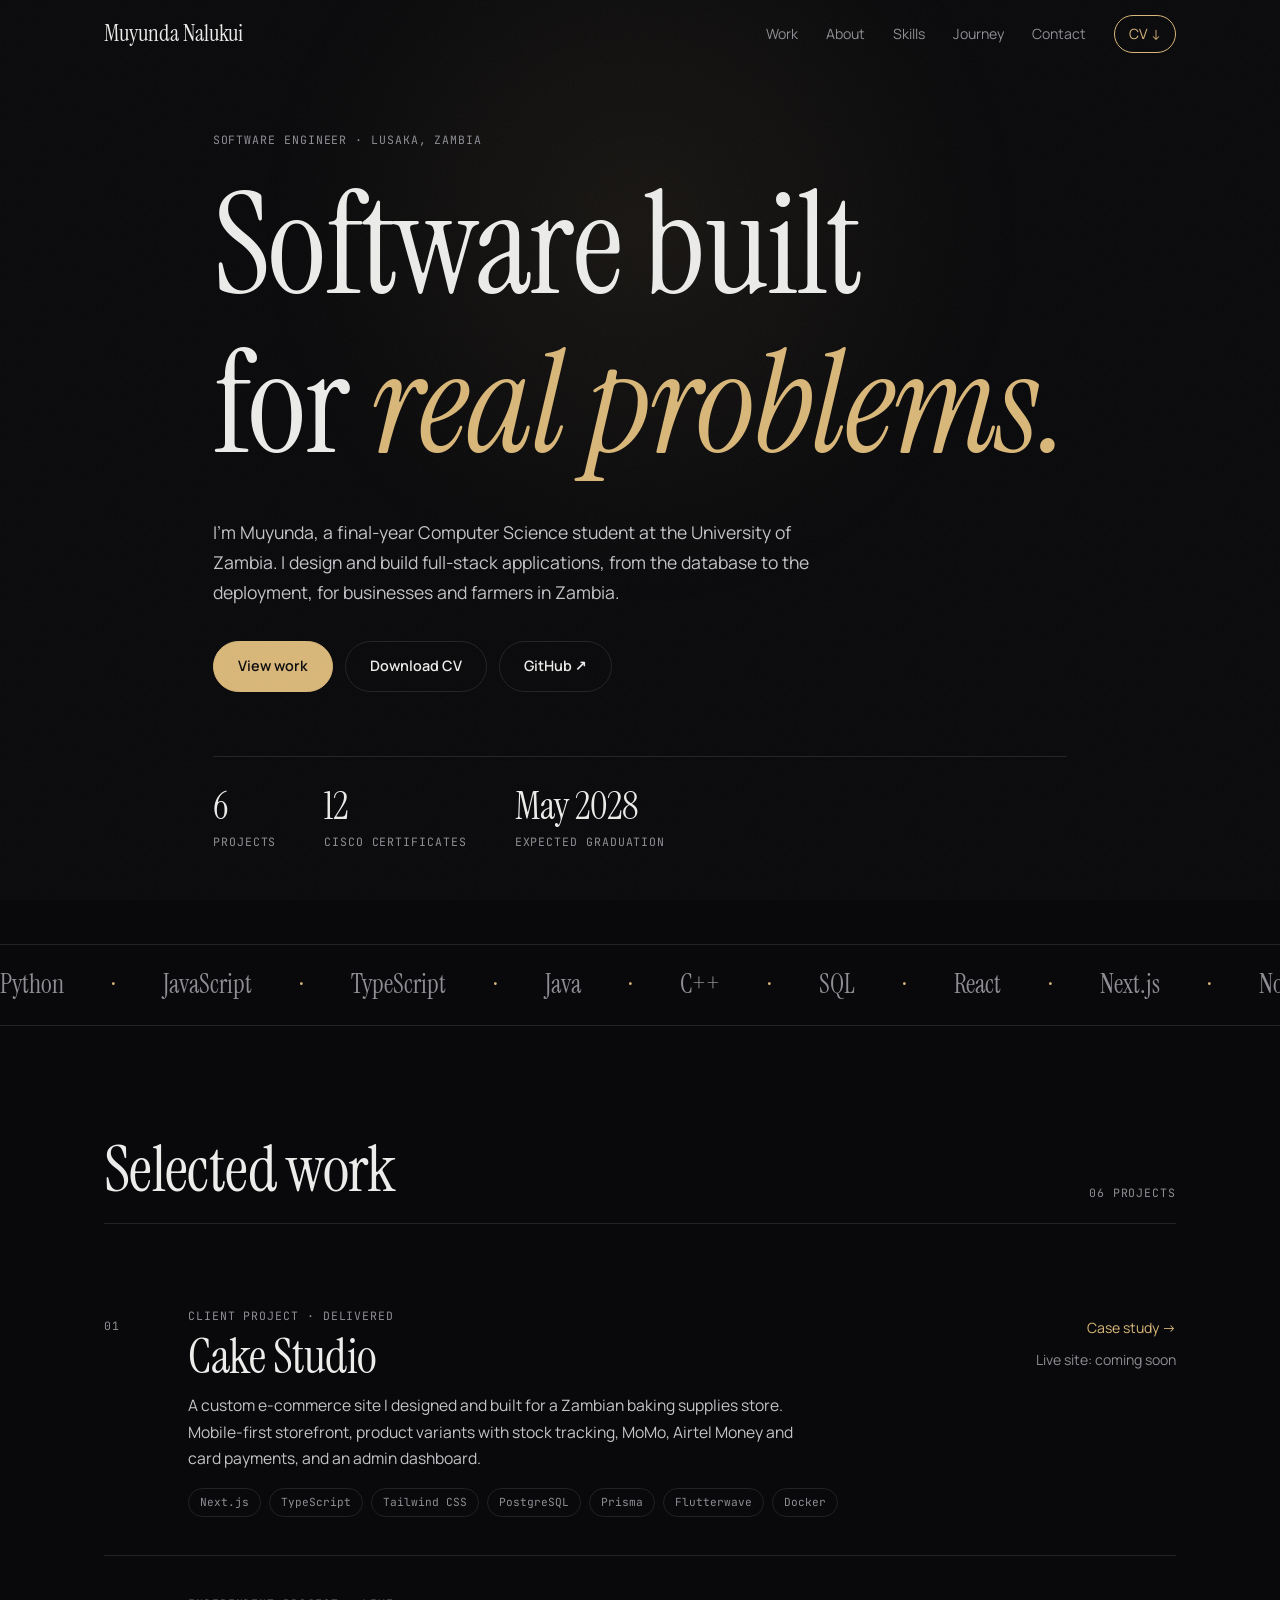
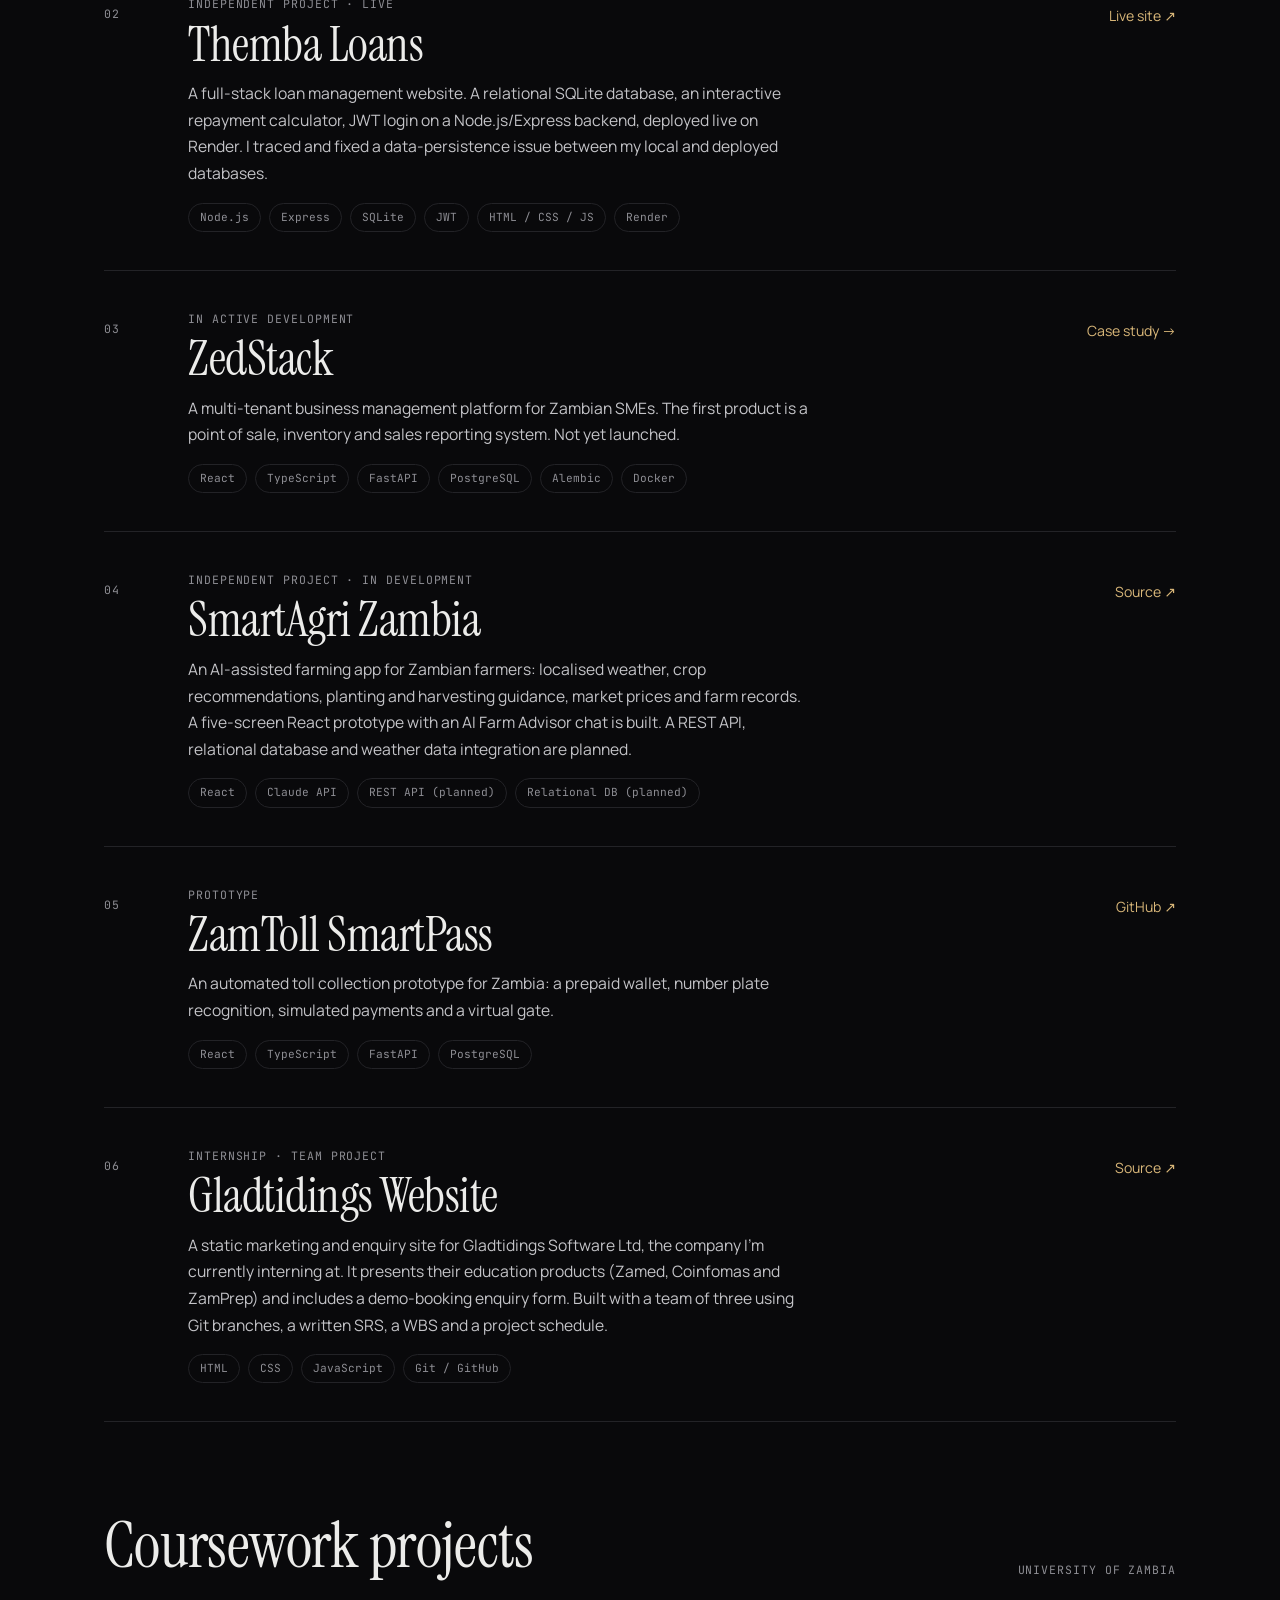
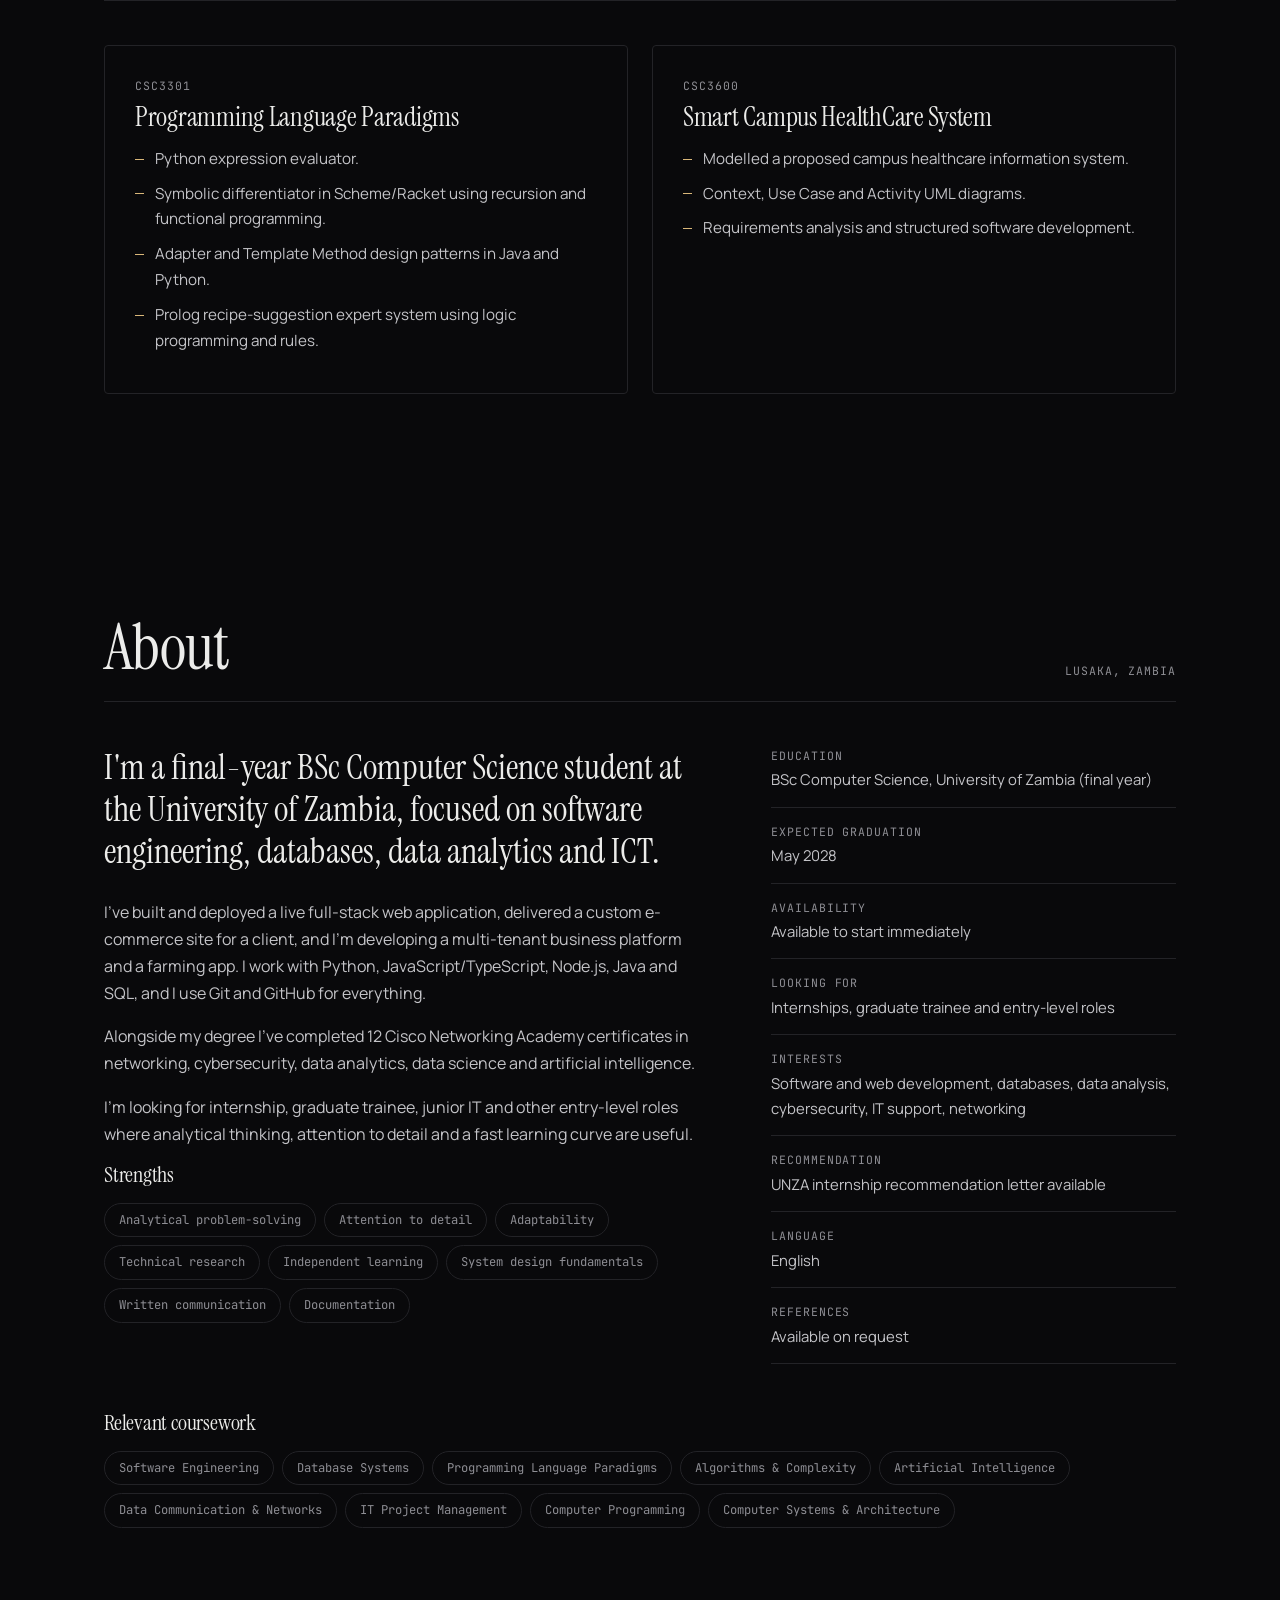
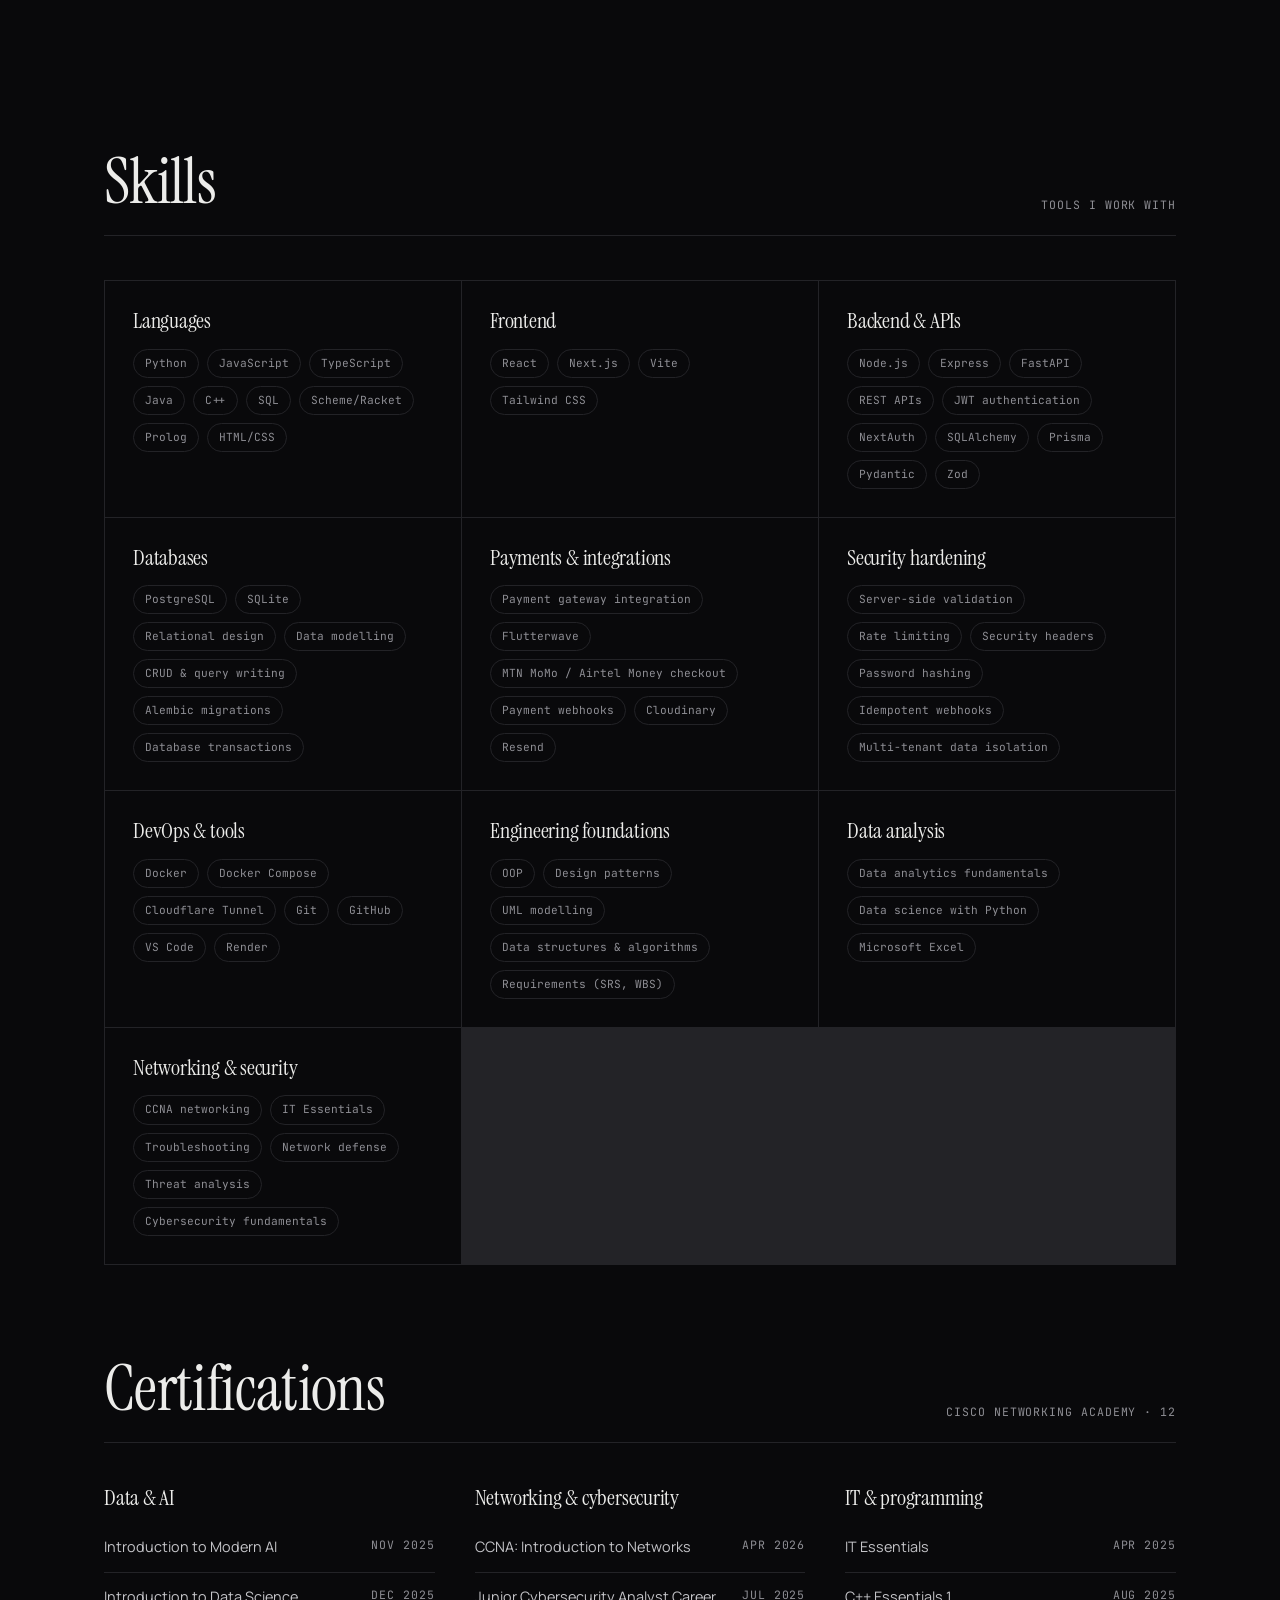
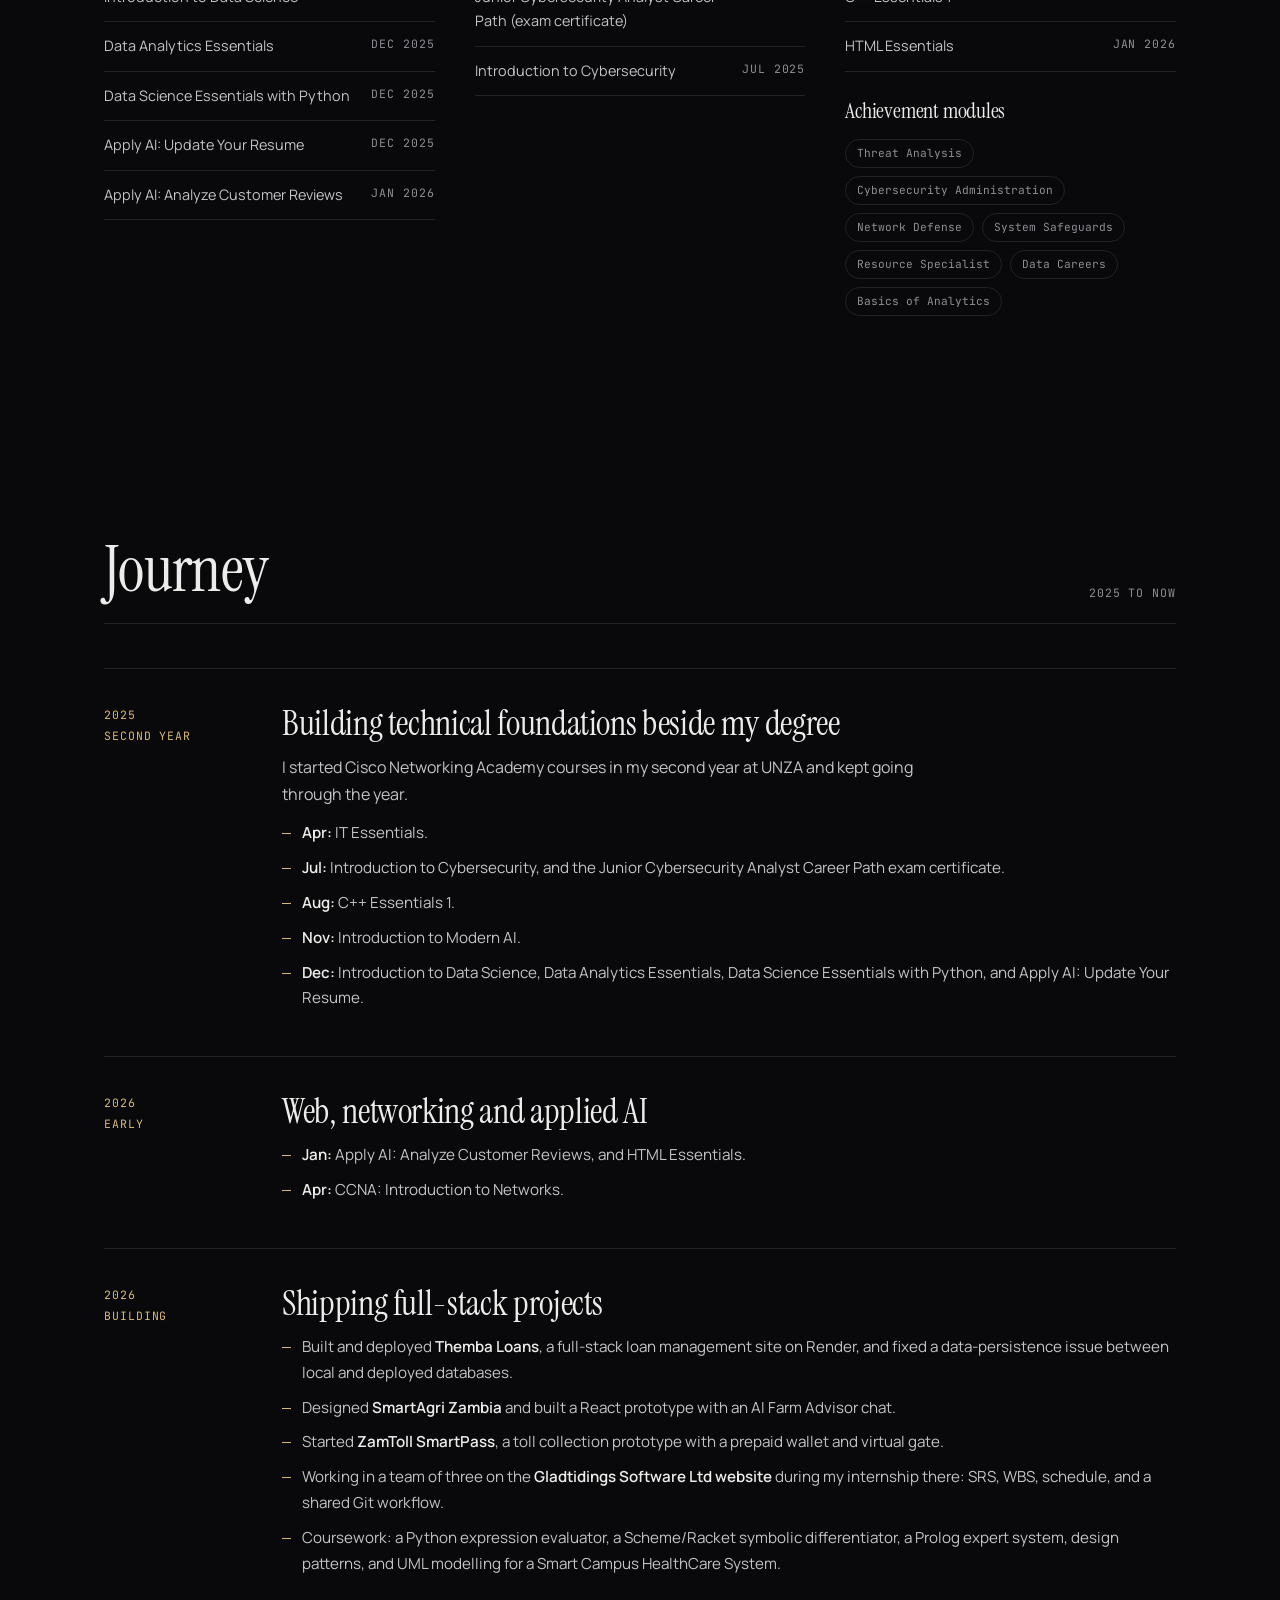
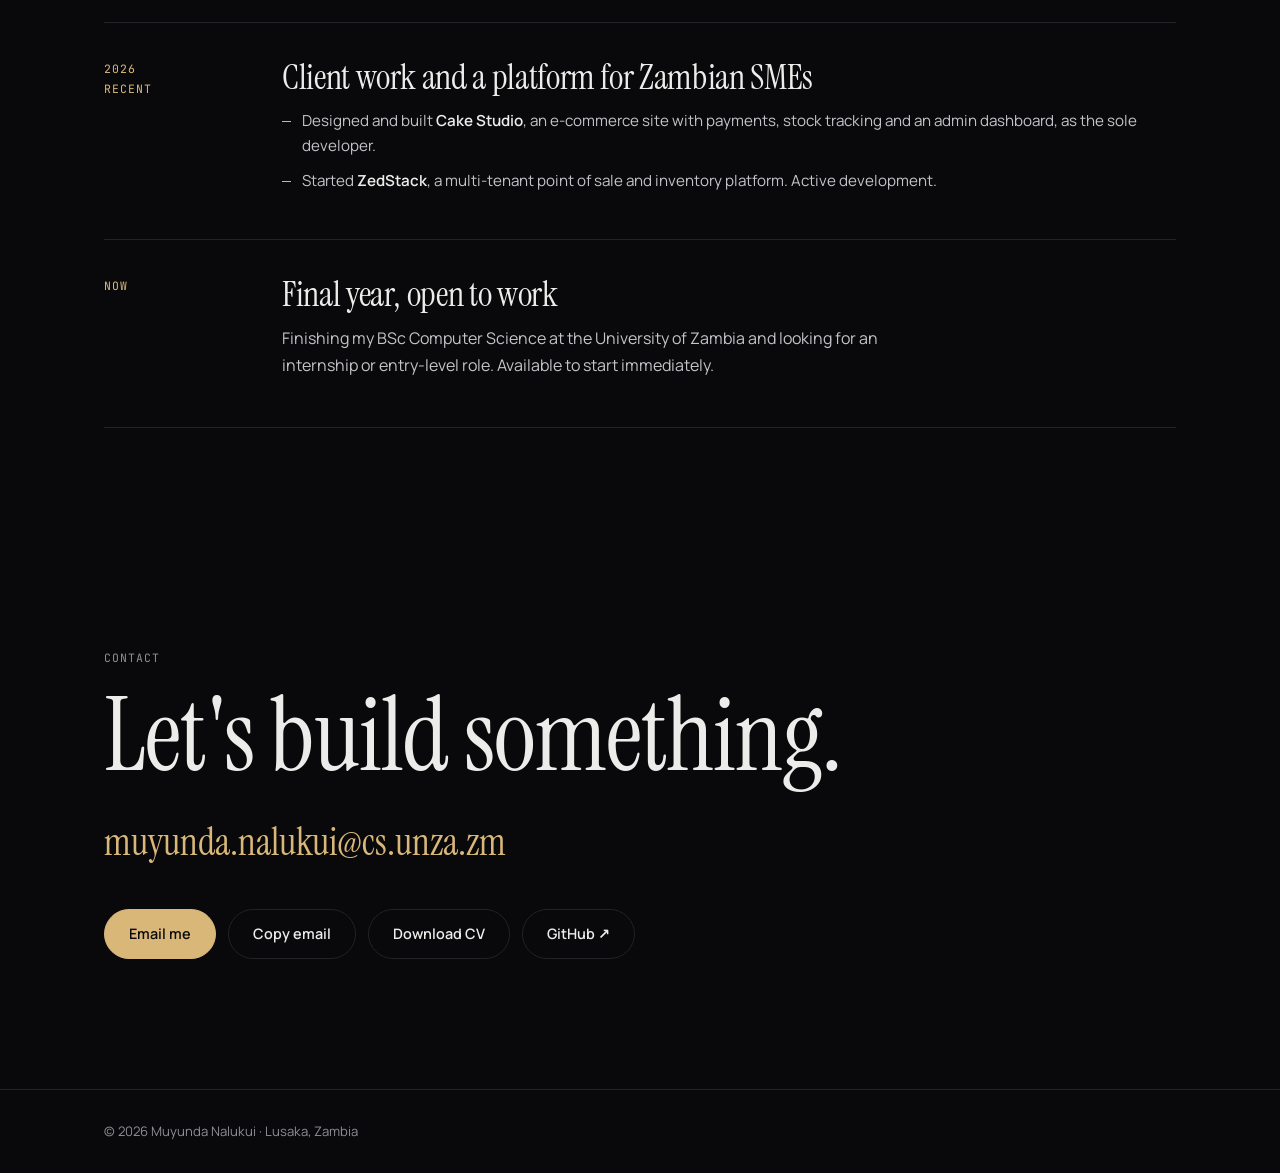
<file: index.html>
<!DOCTYPE html>
<html lang="en">
<head>
<meta charset="UTF-8">
<meta name="viewport" content="width=device-width, initial-scale=1">
<title>Muyunda Nalukui | Software Engineer, Lusaka</title>
<meta name="description" content="Portfolio of Muyunda Nalukui, final-year BSc Computer Science student at the University of Zambia. Full-stack web apps, databases, payments and security.">
<link rel="canonical" href="https://muyunda161.github.io/">
<meta property="og:type" content="website">
<meta property="og:title" content="Muyunda Nalukui | Software Engineer">
<meta property="og:description" content="Full-stack web apps, databases, payments and security. Final-year Computer Science student at the University of Zambia.">
<meta property="og:url" content="https://muyunda161.github.io/">
<meta property="og:image" content="https://muyunda161.github.io/assets/og-default.png">
<meta name="twitter:card" content="summary_large_image">
<meta name="theme-color" content="#09090b">
<link rel="preconnect" href="https://fonts.googleapis.com">
<link rel="preconnect" href="https://fonts.gstatic.com" crossorigin>
<link href="https://fonts.googleapis.com/css2?family=Instrument+Serif:ital@0;1&family=JetBrains+Mono:wght@400;500&family=Manrope:wght@400;500;600&display=swap" rel="stylesheet">
<link rel="stylesheet" href="assets/style.css">
<script>document.documentElement.classList.add('js');</script>
</head>
<body class="has-intro">

<div class="intro" aria-hidden="true"><span>Muyunda Nalukui</span></div>
<div class="progress" aria-hidden="true"></div>
<div class="spotlight" aria-hidden="true"></div>
<a class="skip" href="#work">Skip to content</a>

<header>
  <div class="wrap">
    <nav aria-label="Main">
      <a href="#top" class="brand">Muyunda Nalukui</a>
      <div class="nav-links" id="navLinks">
        <a href="#work">Work</a>
        <a href="#about">About</a>
        <a href="#skills">Skills</a>
        <a href="#journey">Journey</a>
        <a href="#contact">Contact</a>
        <a class="btn-cv" href="assets/Muyunda-Nalukui-CV.pdf" download>CV ↓</a>
      </div>
      <button class="menu-btn" id="menuBtn" aria-label="Toggle menu" aria-expanded="false" aria-controls="navLinks">Menu</button>
    </nav>
  </div>
</header>

<main id="top">

  <!-- HERO -->
  <section class="hero">
    <div class="wrap">
      <p class="mono fade" style="--d:0s">Software engineer · Lusaka, Zambia</p>
      <h1 class="hero-title">
        <span class="line"><span style="--i:0">Software built</span></span>
        <span class="line"><span style="--i:1">for <em>real problems.</em></span></span>
      </h1>
      <p class="lead fade" style="--d:.45s">
        I'm Muyunda, a final-year Computer Science student at the University of Zambia.
        I design and build full-stack applications, from the database to the deployment,
        for businesses and farmers in Zambia.
      </p>
      <div class="cta fade" style="--d:.6s">
        <a class="btn primary" href="#work">View work</a>
        <a class="btn" href="assets/Muyunda-Nalukui-CV.pdf" download>Download CV</a>
        <a class="btn" href="https://github.com/Muyunda161" target="_blank" rel="noopener">GitHub ↗</a>
      </div>
      <div class="stats fade" style="--d:.75s">
        <div><b>6</b><span class="mono">Projects</span></div>
        <div><b>12</b><span class="mono">Cisco certificates</span></div>
        <div><b>May 2028</b><span class="mono">Expected graduation</span></div>
      </div>
    </div>
  </section>

  <div class="marquee" aria-hidden="true">
    <div class="marquee-track">
      <span>Python</span><span>JavaScript</span><span>TypeScript</span><span>Java</span><span>C++</span><span>SQL</span>
      <span>React</span><span>Next.js</span><span>Node.js</span><span>FastAPI</span><span>PostgreSQL</span>
      <span>Prisma</span><span>Docker</span><span>Flutterwave</span><span>Git</span>
    </div>
  </div>

  <!-- WORK -->
  <section id="work">
    <div class="wrap">
      <div class="sec-head reveal"><h2>Selected work</h2><span class="mono">06 projects</span></div>

      <article class="work reveal">
        <span class="work-num mono">01</span>
        <div class="work-main">
          <p class="mono">Client project · Delivered</p>
          <h3><a class="stretch" href="projects/cake-studio/">Cake Studio</a></h3>
          <p class="sum">A custom e-commerce site I designed and built for a Zambian baking supplies store. Mobile-first storefront, product variants with stock tracking, MoMo, Airtel Money and card payments, and an admin dashboard.</p>
          <ul class="tags"><li>Next.js</li><li>TypeScript</li><li>Tailwind CSS</li><li>PostgreSQL</li><li>Prisma</li><li>Flutterwave</li><li>Docker</li></ul>
        </div>
        <div class="work-links">
          <a href="projects/cake-studio/">Case study →</a>
          <span class="soon">Live site: coming soon</span>
        </div>
      </article>

      <article class="work reveal">
        <span class="work-num mono">02</span>
        <div class="work-main">
          <p class="mono">Independent project · Live</p>
          <h3>Themba Loans</h3>
          <p class="sum">A full-stack loan management website. A relational SQLite database, an interactive repayment calculator, JWT login on a Node.js/Express backend, deployed live on Render. I traced and fixed a data-persistence issue between my local and deployed databases.</p>
          <ul class="tags"><li>Node.js</li><li>Express</li><li>SQLite</li><li>JWT</li><li>HTML / CSS / JS</li><li>Render</li></ul>
        </div>
        <div class="work-links">
          <a href="https://themba-loans-frontend.onrender.com" target="_blank" rel="noopener">Live site ↗</a>
        </div>
      </article>

      <article class="work reveal">
        <span class="work-num mono">03</span>
        <div class="work-main">
          <p class="mono">In active development</p>
          <h3><a class="stretch" href="projects/zedstack/">ZedStack</a></h3>
          <p class="sum">A multi-tenant business management platform for Zambian SMEs. The first product is a point of sale, inventory and sales reporting system. Not yet launched.</p>
          <ul class="tags"><li>React</li><li>TypeScript</li><li>FastAPI</li><li>PostgreSQL</li><li>Alembic</li><li>Docker</li></ul>
        </div>
        <div class="work-links">
          <a href="projects/zedstack/">Case study →</a>
        </div>
      </article>

      <article class="work reveal">
        <span class="work-num mono">04</span>
        <div class="work-main">
          <p class="mono">Independent project · In development</p>
          <h3>SmartAgri Zambia</h3>
          <p class="sum">An AI-assisted farming app for Zambian farmers: localised weather, crop recommendations, planting and harvesting guidance, market prices and farm records. A five-screen React prototype with an AI Farm Advisor chat is built. A REST API, relational database and weather data integration are planned.</p>
          <ul class="tags"><li>React</li><li>Claude API</li><li>REST API (planned)</li><li>Relational DB (planned)</li></ul>
        </div>
        <div class="work-links">
          <a href="https://github.com/Muyunda161/smartagri-zambia" target="_blank" rel="noopener">Source ↗</a>
        </div>
      </article>

      <article class="work reveal">
        <span class="work-num mono">05</span>
        <div class="work-main">
          <p class="mono">Prototype</p>
          <h3>ZamToll SmartPass</h3>
          <p class="sum">An automated toll collection prototype for Zambia: a prepaid wallet, number plate recognition, simulated payments and a virtual gate.</p>
          <ul class="tags"><li>React</li><li>TypeScript</li><li>FastAPI</li><li>PostgreSQL</li></ul>
        </div>
        <div class="work-links">
          <a href="https://github.com/Muyunda161" target="_blank" rel="noopener">GitHub ↗</a>
        </div>
      </article>

      <article class="work reveal">
        <span class="work-num mono">06</span>
        <div class="work-main">
          <p class="mono">Internship · Team project</p>
          <h3>Gladtidings Website</h3>
          <p class="sum">A static marketing and enquiry site for Gladtidings Software Ltd, the company I'm currently interning at. It presents their education products (Zamed, Coinfomas and ZamPrep) and includes a demo-booking enquiry form. Built with a team of three using Git branches, a written SRS, a WBS and a project schedule.</p>
          <ul class="tags"><li>HTML</li><li>CSS</li><li>JavaScript</li><li>Git / GitHub</li></ul>
        </div>
        <div class="work-links">
          <a href="https://github.com/Muyunda161/gladtidings-website" target="_blank" rel="noopener">Source ↗</a>
        </div>
      </article>

      <div class="sec-head reveal" style="margin-top:90px"><h2>Coursework projects</h2><span class="mono">University of Zambia</span></div>
      <div class="two-col">
        <div class="panel reveal">
          <p class="mono">CSC3301</p>
          <h3>Programming Language Paradigms</h3>
          <ul class="plain">
            <li>Python expression evaluator.</li>
            <li>Symbolic differentiator in Scheme/Racket using recursion and functional programming.</li>
            <li>Adapter and Template Method design patterns in Java and Python.</li>
            <li>Prolog recipe-suggestion expert system using logic programming and rules.</li>
          </ul>
        </div>
        <div class="panel reveal">
          <p class="mono">CSC3600</p>
          <h3>Smart Campus HealthCare System</h3>
          <ul class="plain">
            <li>Modelled a proposed campus healthcare information system.</li>
            <li>Context, Use Case and Activity UML diagrams.</li>
            <li>Requirements analysis and structured software development.</li>
          </ul>
        </div>
      </div>
    </div>
  </section>

  <!-- ABOUT -->
  <section id="about">
    <div class="wrap">
      <div class="sec-head reveal"><h2>About</h2><span class="mono">Lusaka, Zambia</span></div>
      <div class="about-grid">
        <div class="reveal">
          <p class="big">I'm a final-year BSc Computer Science student at the University of Zambia, focused on software engineering, databases, data analytics and ICT.</p>
          <p>I've built and deployed a live full-stack web application, delivered a custom e-commerce site for a client, and I'm developing a multi-tenant business platform and a farming app. I work with Python, JavaScript/TypeScript, Node.js, Java and SQL, and I use Git and GitHub for everything.</p>
          <p>Alongside my degree I've completed 12 Cisco Networking Academy certificates in networking, cybersecurity, data analytics, data science and artificial intelligence.</p>
          <p>I'm looking for internship, graduate trainee, junior IT and other entry-level roles where analytical thinking, attention to detail and a fast learning curve are useful.</p>
          <h3 class="mini">Strengths</h3>
          <ul class="tags big-tags">
            <li>Analytical problem-solving</li><li>Attention to detail</li><li>Adaptability</li><li>Technical research</li><li>Independent learning</li><li>System design fundamentals</li><li>Written communication</li><li>Documentation</li>
          </ul>
        </div>
        <ul class="facts reveal">
          <li><small class="mono">Education</small>BSc Computer Science, University of Zambia (final year)</li>
          <li><small class="mono">Expected graduation</small>May 2028</li>
          <li><small class="mono">Availability</small>Available to start immediately</li>
          <li><small class="mono">Looking for</small>Internships, graduate trainee and entry-level roles</li>
          <li><small class="mono">Interests</small>Software and web development, databases, data analysis, cybersecurity, IT support, networking</li>
          <li><small class="mono">Recommendation</small>UNZA internship recommendation letter available</li>
          <li><small class="mono">Language</small>English</li>
          <li><small class="mono">References</small>Available on request</li>
        </ul>
      </div>
      <h3 class="mini reveal" style="margin-top:48px">Relevant coursework</h3>
      <ul class="tags big-tags reveal">
        <li>Software Engineering</li><li>Database Systems</li><li>Programming Language Paradigms</li><li>Algorithms &amp; Complexity</li><li>Artificial Intelligence</li><li>Data Communication &amp; Networks</li><li>IT Project Management</li><li>Computer Programming</li><li>Computer Systems &amp; Architecture</li>
      </ul>
    </div>
  </section>

  <!-- SKILLS -->
  <section id="skills">
    <div class="wrap">
      <div class="sec-head reveal"><h2>Skills</h2><span class="mono">Tools I work with</span></div>
      <div class="skill-grid reveal">
        <div class="skill"><h3>Languages</h3><ul class="tags"><li>Python</li><li>JavaScript</li><li>TypeScript</li><li>Java</li><li>C++</li><li>SQL</li><li>Scheme/Racket</li><li>Prolog</li><li>HTML/CSS</li></ul></div>
        <div class="skill"><h3>Frontend</h3><ul class="tags"><li>React</li><li>Next.js</li><li>Vite</li><li>Tailwind CSS</li></ul></div>
        <div class="skill"><h3>Backend &amp; APIs</h3><ul class="tags"><li>Node.js</li><li>Express</li><li>FastAPI</li><li>REST APIs</li><li>JWT authentication</li><li>NextAuth</li><li>SQLAlchemy</li><li>Prisma</li><li>Pydantic</li><li>Zod</li></ul></div>
        <div class="skill"><h3>Databases</h3><ul class="tags"><li>PostgreSQL</li><li>SQLite</li><li>Relational design</li><li>Data modelling</li><li>CRUD &amp; query writing</li><li>Alembic migrations</li><li>Database transactions</li></ul></div>
        <div class="skill"><h3>Payments &amp; integrations</h3><ul class="tags"><li>Payment gateway integration</li><li>Flutterwave</li><li>MTN MoMo / Airtel Money checkout</li><li>Payment webhooks</li><li>Cloudinary</li><li>Resend</li></ul></div>
        <div class="skill"><h3>Security hardening</h3><ul class="tags"><li>Server-side validation</li><li>Rate limiting</li><li>Security headers</li><li>Password hashing</li><li>Idempotent webhooks</li><li>Multi-tenant data isolation</li></ul></div>
        <div class="skill"><h3>DevOps &amp; tools</h3><ul class="tags"><li>Docker</li><li>Docker Compose</li><li>Cloudflare Tunnel</li><li>Git</li><li>GitHub</li><li>VS Code</li><li>Render</li></ul></div>
        <div class="skill"><h3>Engineering foundations</h3><ul class="tags"><li>OOP</li><li>Design patterns</li><li>UML modelling</li><li>Data structures &amp; algorithms</li><li>Requirements (SRS, WBS)</li></ul></div>
        <div class="skill"><h3>Data analysis</h3><ul class="tags"><li>Data analytics fundamentals</li><li>Data science with Python</li><li>Microsoft Excel</li></ul></div>
        <div class="skill"><h3>Networking &amp; security</h3><ul class="tags"><li>CCNA networking</li><li>IT Essentials</li><li>Troubleshooting</li><li>Network defense</li><li>Threat analysis</li><li>Cybersecurity fundamentals</li></ul></div>
      </div>

      <div class="sec-head reveal" style="margin-top:90px"><h2>Certifications</h2><span class="mono">Cisco Networking Academy · 12</span></div>
      <div class="three-col">
        <div class="reveal">
          <h3 class="mini">Data &amp; AI</h3>
          <ul class="certs">
            <li><span>Introduction to Modern AI</span><span class="mono">Nov 2025</span></li>
            <li><span>Introduction to Data Science</span><span class="mono">Dec 2025</span></li>
            <li><span>Data Analytics Essentials</span><span class="mono">Dec 2025</span></li>
            <li><span>Data Science Essentials with Python</span><span class="mono">Dec 2025</span></li>
            <li><span>Apply AI: Update Your Resume</span><span class="mono">Dec 2025</span></li>
            <li><span>Apply AI: Analyze Customer Reviews</span><span class="mono">Jan 2026</span></li>
          </ul>
        </div>
        <div class="reveal">
          <h3 class="mini">Networking &amp; cybersecurity</h3>
          <ul class="certs">
            <li><span>CCNA: Introduction to Networks</span><span class="mono">Apr 2026</span></li>
            <li><span>Junior Cybersecurity Analyst Career Path (exam certificate)</span><span class="mono">Jul 2025</span></li>
            <li><span>Introduction to Cybersecurity</span><span class="mono">Jul 2025</span></li>
          </ul>
        </div>
        <div class="reveal">
          <h3 class="mini">IT &amp; programming</h3>
          <ul class="certs">
            <li><span>IT Essentials</span><span class="mono">Apr 2025</span></li>
            <li><span>C++ Essentials 1</span><span class="mono">Aug 2025</span></li>
            <li><span>HTML Essentials</span><span class="mono">Jan 2026</span></li>
          </ul>
          <h3 class="mini" style="margin-top:28px">Achievement modules</h3>
          <ul class="tags"><li>Threat Analysis</li><li>Cybersecurity Administration</li><li>Network Defense</li><li>System Safeguards</li><li>Resource Specialist</li><li>Data Careers</li><li>Basics of Analytics</li></ul>
        </div>
      </div>
    </div>
  </section>

  <!-- JOURNEY -->
  <section id="journey">
    <div class="wrap">
      <div class="sec-head reveal"><h2>Journey</h2><span class="mono">2025 to now</span></div>

      <div class="tl reveal">
        <div class="tl-when mono">2025<br>Second year</div>
        <div>
          <h3>Building technical foundations beside my degree</h3>
          <p>I started Cisco Networking Academy courses in my second year at UNZA and kept going through the year.</p>
          <ul class="plain">
            <li><b>Apr:</b> IT Essentials.</li>
            <li><b>Jul:</b> Introduction to Cybersecurity, and the Junior Cybersecurity Analyst Career Path exam certificate.</li>
            <li><b>Aug:</b> C++ Essentials 1.</li>
            <li><b>Nov:</b> Introduction to Modern AI.</li>
            <li><b>Dec:</b> Introduction to Data Science, Data Analytics Essentials, Data Science Essentials with Python, and Apply AI: Update Your Resume.</li>
          </ul>
        </div>
      </div>

      <div class="tl reveal">
        <div class="tl-when mono">2026<br>Early</div>
        <div>
          <h3>Web, networking and applied AI</h3>
          <ul class="plain">
            <li><b>Jan:</b> Apply AI: Analyze Customer Reviews, and HTML Essentials.</li>
            <li><b>Apr:</b> CCNA: Introduction to Networks.</li>
          </ul>
        </div>
      </div>

      <div class="tl reveal">
        <div class="tl-when mono">2026<br>Building</div>
        <div>
          <h3>Shipping full-stack projects</h3>
          <ul class="plain">
            <li>Built and deployed <b>Themba Loans</b>, a full-stack loan management site on Render, and fixed a data-persistence issue between local and deployed databases.</li>
            <li>Designed <b>SmartAgri Zambia</b> and built a React prototype with an AI Farm Advisor chat.</li>
            <li>Started <b>ZamToll SmartPass</b>, a toll collection prototype with a prepaid wallet and virtual gate.</li>
            <li>Working in a team of three on the <b>Gladtidings Software Ltd website</b> during my internship there: SRS, WBS, schedule, and a shared Git workflow.</li>
            <li>Coursework: a Python expression evaluator, a Scheme/Racket symbolic differentiator, a Prolog expert system, design patterns, and UML modelling for a Smart Campus HealthCare System.</li>
          </ul>
        </div>
      </div>

      <div class="tl reveal">
        <div class="tl-when mono">2026<br>Recent</div>
        <div>
          <h3>Client work and a platform for Zambian SMEs</h3>
          <ul class="plain">
            <li>Designed and built <b>Cake Studio</b>, an e-commerce site with payments, stock tracking and an admin dashboard, as the sole developer.</li>
            <li>Started <b>ZedStack</b>, a multi-tenant point of sale and inventory platform. Active development.</li>
          </ul>
        </div>
      </div>

      <div class="tl reveal">
        <div class="tl-when mono">Now</div>
        <div>
          <h3>Final year, open to work</h3>
          <p>Finishing my BSc Computer Science at the University of Zambia and looking for an internship or entry-level role. Available to start immediately.</p>
        </div>
      </div>
    </div>
  </section>

  <!-- CONTACT -->
  <section id="contact">
    <div class="wrap reveal">
      <p class="mono">Contact</p>
      <h2 class="contact-title">Let's build something.</h2>
      <a class="mail" href="mailto:muyunda.nalukui@cs.unza.zm">muyunda.nalukui@cs.unza.zm</a>
      <div class="cta">
        <a class="btn primary" href="mailto:muyunda.nalukui@cs.unza.zm">Email me</a>
        <button class="btn" id="copyEmail" type="button">Copy email</button>
        <a class="btn" href="assets/Muyunda-Nalukui-CV.pdf" download>Download CV</a>
        <a class="btn" href="https://github.com/Muyunda161" target="_blank" rel="noopener">GitHub ↗</a>
      </div>
    </div>
  </section>
</main>

<footer>
  <div class="wrap">© <span id="year"></span> Muyunda Nalukui · Lusaka, Zambia</div>
</footer>

<script src="assets/main.js" defer></script>
</body>
</html>
</file>
<file: assets/style.css>
:root {
  --bg: #09090b;
  --text: #ececea;
  --body: #c4c4c8;
  --muted: #8e8e94;
  --line: #232327;
  --accent: #d9b779;
  --accent-soft: rgba(217, 183, 121, .1);
  --serif: "Instrument Serif", Georgia, serif;
  --sans: "Manrope", system-ui, -apple-system, "Segoe UI", sans-serif;
  --mono: "JetBrains Mono", ui-monospace, monospace;
  --max: 1120px;
  --ease: cubic-bezier(.2, .7, .2, 1);
  --base: 0s;
}
.has-intro { --base: 1.3s; }

* { box-sizing: border-box; margin: 0; padding: 0; }
html { scroll-behavior: smooth; scroll-padding-top: 84px; color-scheme: dark; }
body {
  background: var(--bg); color: var(--text); font-family: var(--sans);
  line-height: 1.7; -webkit-font-smoothing: antialiased; overflow-x: hidden;
}
body::after {
  content: ""; position: fixed; inset: 0; z-index: 100; pointer-events: none; opacity: .07;
  background-image: url("data:image/svg+xml;utf8,<svg xmlns='http://www.w3.org/2000/svg' width='160' height='160'><filter id='n'><feTurbulence type='fractalNoise' baseFrequency='.8' numOctaves='2' stitchTiles='stitch'/></filter><rect width='100%' height='100%' filter='url(%23n)' opacity='.6'/></svg>");
}
img { max-width: 100%; display: block; }
a { color: inherit; }
ul { list-style: none; }
h1, h2, h3 { font-family: var(--serif); font-weight: 400; line-height: 1.05; letter-spacing: -.01em; }
em { font-style: italic; color: var(--accent); }
main, footer { position: relative; z-index: 1; }
.wrap { max-width: var(--max); margin: 0 auto; padding: 0 24px; }
.mono { font-family: var(--mono); font-size: .72rem; letter-spacing: .08em; text-transform: uppercase; color: var(--muted); }
.skip { position: absolute; left: -999px; top: 8px; z-index: 300; background: var(--accent); color: #000; padding: 8px 14px; border-radius: 6px; }
.skip:focus { left: 8px; }
:focus-visible { outline: 2px solid var(--accent); outline-offset: 3px; }

/* Progress + spotlight + intro */
.progress { position: fixed; top: 0; left: 0; width: 100%; height: 2px; background: var(--accent); transform-origin: 0 50%; transform: scaleX(0); z-index: 60; }
.spotlight {
  position: fixed; inset: 0; z-index: 0; pointer-events: none;
  background: radial-gradient(640px circle at var(--mx, 50%) var(--my, 25%), rgba(217, 183, 121, .075), transparent 60%);
}
.intro { position: fixed; inset: 0; z-index: 200; pointer-events: none; display: grid; place-items: center; animation: gone 0s 2.5s forwards; }
.intro::before, .intro::after { content: ""; position: absolute; left: 0; right: 0; height: 50.5%; background: #000; }
.intro::before { top: 0; animation: barTop 1.1s var(--ease) 1.15s forwards; }
.intro::after { bottom: 0; animation: barBottom 1.1s var(--ease) 1.15s forwards; }
.intro span { position: relative; z-index: 1; font-family: var(--serif); font-size: clamp(1.6rem, 4vw, 2.6rem); opacity: 0; animation: introText 1.8s ease .1s forwards; }
@keyframes barTop { to { transform: translateY(-101%); } }
@keyframes barBottom { to { transform: translateY(101%); } }
@keyframes introText { 0% { opacity: 0; letter-spacing: .12em; } 35%, 75% { opacity: 1; } 100% { opacity: 0; letter-spacing: 0; } }
@keyframes gone { to { visibility: hidden; } }
@keyframes rise { to { transform: translateY(0); } }
@keyframes fadeUp { from { opacity: 0; transform: translateY(16px); } to { opacity: 1; transform: none; } }
@keyframes marquee { to { transform: translateX(-50%); } }

/* Header */
header { position: fixed; top: 0; left: 0; right: 0; z-index: 50; border-bottom: 1px solid transparent; transition: background .3s, border-color .3s; }
header.scrolled { background: rgba(9, 9, 11, .82); backdrop-filter: blur(12px); border-color: var(--line); }
nav { display: flex; align-items: center; justify-content: space-between; height: 68px; }
.brand { font-family: var(--serif); font-size: 1.45rem; text-decoration: none; }
.nav-links { display: flex; align-items: center; gap: 28px; }
.nav-links a { text-decoration: none; font-size: .88rem; color: var(--muted); transition: color .2s; }
.nav-links a:hover { color: var(--text); }
.nav-links .btn-cv { color: var(--accent); border: 1px solid var(--accent); padding: 6px 14px; border-radius: 999px; }
.nav-links .btn-cv:hover { background: var(--accent); color: #000; }
.menu-btn { display: none; background: none; border: 1px solid var(--line); color: var(--text); padding: 6px 14px; border-radius: 999px; font: inherit; font-size: .85rem; cursor: pointer; }
@media (max-width: 760px) {
  .menu-btn { display: inline-block; }
  .nav-links { display: none; position: absolute; top: 68px; left: 0; right: 0; flex-direction: column; align-items: flex-start; gap: 0; background: var(--bg); border-bottom: 1px solid var(--line); padding: 10px 24px 20px; }
  .nav-links.open { display: flex; }
  .nav-links a { padding: 10px 0; width: 100%; }
  .nav-links .btn-cv { width: auto; margin-top: 8px; }
}

/* Hero */
.hero { min-height: 100svh; display: flex; align-items: center; padding: 130px 0 90px; }
.hero-title { font-size: clamp(3.2rem, 11vw, 9rem); margin: 22px 0 28px; }
.line { display: block; overflow: hidden; padding-bottom: .08em; }
.line > span { display: block; transform: translateY(110%); animation: rise 1.1s var(--ease) forwards; animation-delay: calc(var(--base) + var(--i) * .12s); }
.fade { opacity: 0; animation: fadeUp .9s var(--ease) forwards; animation-delay: calc(var(--base) + var(--d, 0s)); }
.lead { max-width: 56ch; color: var(--body); font-size: 1.1rem; }
.cta { display: flex; flex-wrap: wrap; gap: 12px; margin-top: 34px; }
.btn { display: inline-block; padding: 12px 24px; border-radius: 999px; text-decoration: none; font: inherit; font-weight: 600; font-size: .9rem; border: 1px solid var(--line); background: transparent; color: var(--text); cursor: pointer; transition: transform .2s, border-color .2s, background .2s; }
.btn:hover { transform: translateY(-2px); border-color: var(--accent); }
.btn.primary { background: var(--accent); border-color: var(--accent); color: #0b0b0c; }
.stats { display: flex; flex-wrap: wrap; gap: 48px; margin-top: 64px; padding-top: 28px; border-top: 1px solid var(--line); }
.stats b { display: block; font-family: var(--serif); font-weight: 400; font-size: 2.4rem; line-height: 1.1; }

/* Marquee */
.marquee { overflow: hidden; border-block: 1px solid var(--line); padding: 18px 0; }
.marquee-track { display: flex; width: max-content; gap: 48px; animation: marquee 38s linear infinite; }
.marquee-track span { font-family: var(--serif); font-size: 1.6rem; color: var(--muted); white-space: nowrap; }
.marquee-track span::after { content: "·"; margin-left: 48px; color: var(--accent); }

/* Sections */
section { padding: 110px 0; }
.sec-head { display: flex; justify-content: space-between; align-items: end; gap: 16px; margin-bottom: 44px; padding-bottom: 20px; border-bottom: 1px solid var(--line); }
.sec-head h2 { font-size: clamp(2.4rem, 5.5vw, 4rem); }
.mini { font-size: 1.35rem; margin: 0 0 14px; }

/* Work */
.work { display: grid; grid-template-columns: 56px 1fr auto; gap: 28px; padding: 38px 0; border-bottom: 1px solid var(--line); position: relative; transition: padding .45s var(--ease), background .45s; }
.work:hover { background: linear-gradient(90deg, var(--accent-soft), transparent 70%); padding-left: 18px; }
.work-num { padding-top: 10px; }
.work h3 { font-size: clamp(2rem, 4vw, 3rem); margin: 6px 0 10px; }
.work h3 a { text-decoration: none; }
.stretch::after { content: ""; position: absolute; inset: 0; }
.sum { color: var(--body); max-width: 62ch; font-size: .98rem; }
.work-links { display: flex; flex-direction: column; align-items: flex-end; gap: 8px; font-size: .88rem; position: relative; z-index: 2; padding-top: 10px; }
.work-links a { color: var(--accent); text-decoration: none; white-space: nowrap; }
.work-links a:hover { text-decoration: underline; }
.soon { color: var(--muted); }
@media (max-width: 760px) {
  .work { grid-template-columns: 1fr; gap: 10px; }
  .work-links { align-items: flex-start; flex-direction: row; flex-wrap: wrap; gap: 18px; }
}

.tags { display: flex; flex-wrap: wrap; gap: 8px; margin-top: 16px; }
.tags li { font-family: var(--mono); font-size: .7rem; padding: 4px 11px; border: 1px solid var(--line); border-radius: 999px; color: var(--muted); }
.big-tags li { font-size: .76rem; padding: 6px 14px; }

.two-col { display: grid; grid-template-columns: repeat(auto-fit, minmax(300px, 1fr)); gap: 24px; }
.panel { border: 1px solid var(--line); padding: 30px; border-radius: 4px; transition: border-color .3s; }
.panel:hover { border-color: var(--accent); }
.panel h3 { font-size: 1.7rem; margin: 8px 0 14px; }
.plain li { position: relative; padding-left: 20px; margin-bottom: 9px; color: var(--body); font-size: .95rem; }
.plain li::before { content: ""; position: absolute; left: 0; top: .85em; width: 9px; height: 1px; background: var(--accent); }
.plain b { color: var(--text); font-weight: 600; }

/* About */
.about-grid { display: grid; grid-template-columns: 1.5fr 1fr; gap: 60px; }
.about-grid p { color: var(--body); margin-bottom: 16px; max-width: 62ch; }
.about-grid p.big { font-family: var(--serif); font-size: clamp(1.6rem, 3vw, 2.2rem); line-height: 1.2; color: var(--text); margin-bottom: 26px; }
.facts li { padding: 14px 0; border-bottom: 1px solid var(--line); font-size: .93rem; color: var(--body); }
.facts li:first-child { padding-top: 0; }
.facts small { display: block; margin-bottom: 2px; }
@media (max-width: 820px) { .about-grid { grid-template-columns: 1fr; gap: 40px; } }

/* Skills */
.skill-grid { display: grid; grid-template-columns: repeat(auto-fit, minmax(280px, 1fr)); gap: 1px; background: var(--line); border: 1px solid var(--line); }
.skill { background: var(--bg); padding: 28px; }
.skill h3 { font-size: 1.4rem; }
.three-col { display: grid; grid-template-columns: repeat(auto-fit, minmax(280px, 1fr)); gap: 40px; }
.certs li { display: flex; justify-content: space-between; gap: 16px; padding: 12px 0; border-bottom: 1px solid var(--line); font-size: .9rem; color: var(--body); }
.certs .mono { white-space: nowrap; }

/* Journey */
.tl { display: grid; grid-template-columns: 150px 1fr; gap: 28px; padding: 36px 0; border-top: 1px solid var(--line); }
.tl:last-child { border-bottom: 1px solid var(--line); }
.tl-when { color: var(--accent); line-height: 1.8; }
.tl h3 { font-size: clamp(1.6rem, 3vw, 2.2rem); margin-bottom: 12px; }
.tl p { color: var(--body); margin-bottom: 12px; max-width: 64ch; }
@media (max-width: 640px) { .tl { grid-template-columns: 1fr; gap: 10px; } }

/* Contact */
#contact { padding-bottom: 130px; }
.contact-title { font-size: clamp(2.8rem, 8vw, 6.5rem); margin: 14px 0 20px; }
.mail { display: inline-block; font-family: var(--serif); font-size: clamp(1.3rem, 3.6vw, 2.4rem); color: var(--accent); text-decoration: none; word-break: break-all; }
.mail:hover { text-decoration: underline; }
footer { padding: 30px 0; border-top: 1px solid var(--line); color: var(--muted); font-size: .82rem; }

/* Scroll reveal */
html.js .reveal { opacity: 0; transform: translateY(26px); transition: opacity .9s var(--ease), transform .9s var(--ease); }
html.js .reveal.in { opacity: 1; transform: none; }

/* Case study pages */
.case-hero { padding: 160px 0 56px; }
.back { font-family: var(--mono); font-size: .75rem; text-transform: uppercase; letter-spacing: .08em; color: var(--muted); text-decoration: none; }
.back:hover { color: var(--accent); }
.case-title { font-size: clamp(3.4rem, 11vw, 8rem); margin: 22px 0 18px; }
.case-sub { font-size: 1.15rem; color: var(--body); max-width: 60ch; }
.meta { display: grid; grid-template-columns: repeat(auto-fit, minmax(200px, 1fr)); gap: 24px; margin-top: 44px; padding: 26px 0; border-block: 1px solid var(--line); }
.meta dt { font-family: var(--mono); font-size: .68rem; text-transform: uppercase; letter-spacing: .08em; color: var(--muted); margin-bottom: 4px; }
.meta dd { font-size: .95rem; color: var(--text); }
.meta dd a { color: var(--accent); }
.case-section { display: grid; grid-template-columns: 220px 1fr; gap: 44px; padding: 60px 0; border-top: 1px solid var(--line); }
.case-section > h2 { font-size: 2rem; position: sticky; top: 96px; align-self: start; }
.prose p { color: var(--body); margin-bottom: 16px; max-width: 64ch; }
.prose h3 { font-size: 1.6rem; margin: 34px 0 10px; }
.prose h3:first-child { margin-top: 0; }
.prose .plain { margin: 6px 0 18px; }
.prose a { color: var(--accent); }
.badge { display: inline-block; font-family: var(--mono); font-size: .66rem; text-transform: uppercase; letter-spacing: .08em; padding: 3px 10px; border: 1px solid var(--accent); color: var(--accent); border-radius: 999px; margin-right: 6px; vertical-align: middle; }
.badge.planned { border-color: var(--muted); color: var(--muted); }
.stack-row { margin-bottom: 20px; }
.stack-row h3 { font-size: 1.25rem !important; margin: 0 0 4px !important; }
.gallery { display: grid; grid-template-columns: repeat(auto-fit, minmax(300px, 1fr)); gap: 24px; }
.gallery figure img, .ph { width: 100%; aspect-ratio: 16 / 10; object-fit: contain; background: #0f0f12; border: 1px solid var(--line); border-radius: 4px; }
.ph { display: grid; place-items: center; text-align: center; padding: 20px; border-style: dashed; color: var(--muted); font-family: var(--mono); font-size: .72rem; line-height: 1.6; }
.gallery figcaption { margin-top: 10px; font-size: .85rem; color: var(--muted); }
.next { padding: 70px 0 100px; border-top: 1px solid var(--line); }
.next a { font-family: var(--serif); font-size: clamp(2rem, 6vw, 4rem); text-decoration: none; }
.next a:hover { color: var(--accent); }
@media (max-width: 820px) {
  .case-section { grid-template-columns: 1fr; gap: 20px; }
  .case-section > h2 { position: static; }
}

/* Reduced motion */
@media (prefers-reduced-motion: reduce) {
  html { scroll-behavior: auto; }
  *, *::before, *::after { animation-duration: .01ms !important; animation-delay: 0s !important; transition-duration: .01ms !important; }
  .marquee-track { animation: none !important; }
  .intro, .spotlight { display: none; }
  html.js .reveal { opacity: 1 !important; transform: none !important; }
}
</file>
